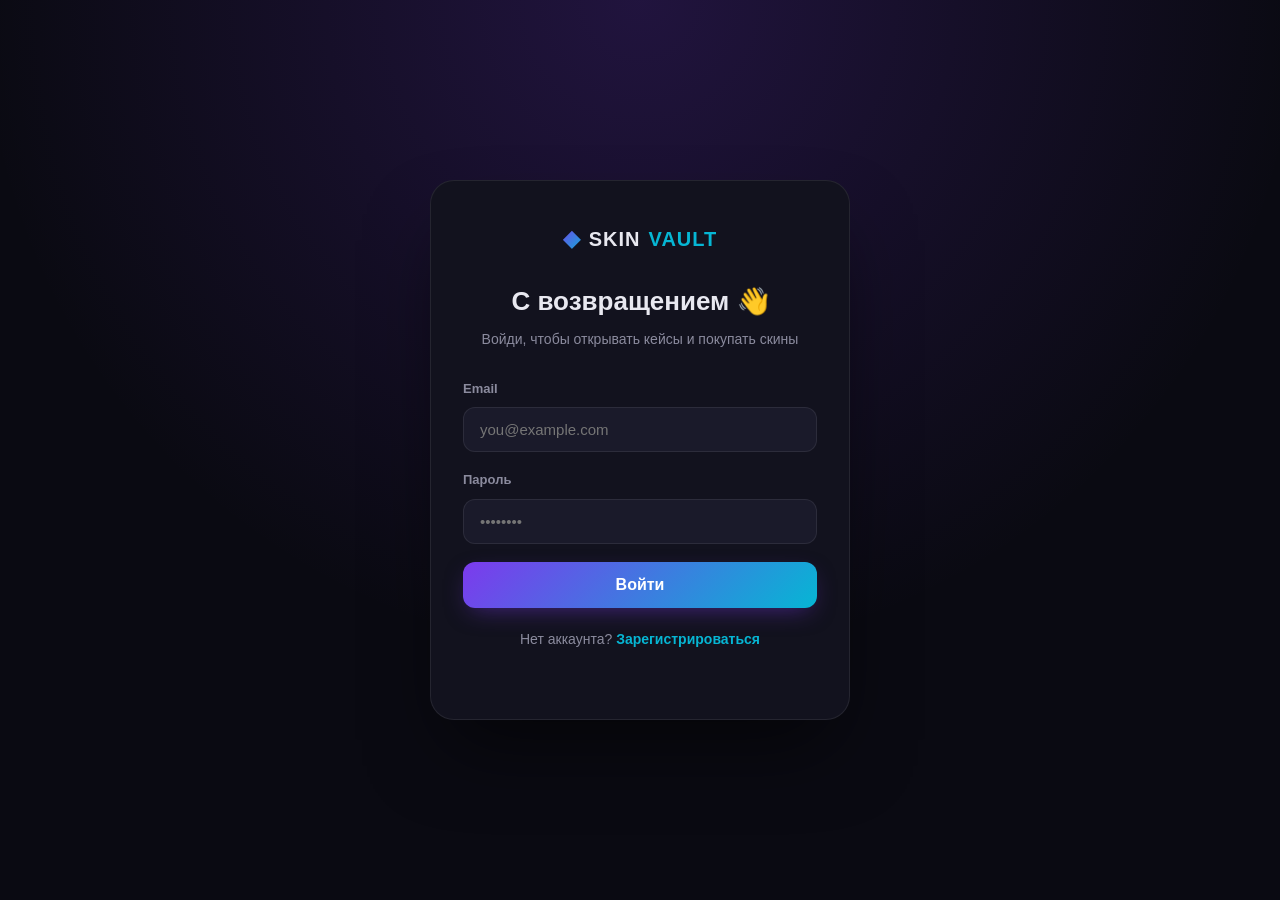
<file: skin_shop/login.html>
<!DOCTYPE html>
<html lang="ru">
<head>
<meta charset="UTF-8">
<title>Вход — SkinVault</title>
<link rel="stylesheet" href="css/style.css">
</head>
<body class="auth-page">
<div class="auth-box">
  <a href="index.html" class="logo center-logo">
    <span class="logo-icon">◆</span> SKIN<span class="accent">VAULT</span>
  </a>
  <h2>С возвращением 👋</h2>
  <p class="muted">Войди, чтобы открывать кейсы и покупать скины</p>

  <form id="loginForm" class="auth-form">
    <label>Email
      <input type="email" name="email" required placeholder="you@example.com">
    </label>
    <label>Пароль
      <input type="password" name="password" required placeholder="••••••••">
    </label>
    <button class="btn btn-primary btn-lg full" type="submit">Войти</button>
  </form>

  <p class="auth-switch">Нет аккаунта? <a href="register.html">Зарегистрироваться</a></p>
</div>
<script src="js/auth.js"></script>
</body>
</html>
</file>
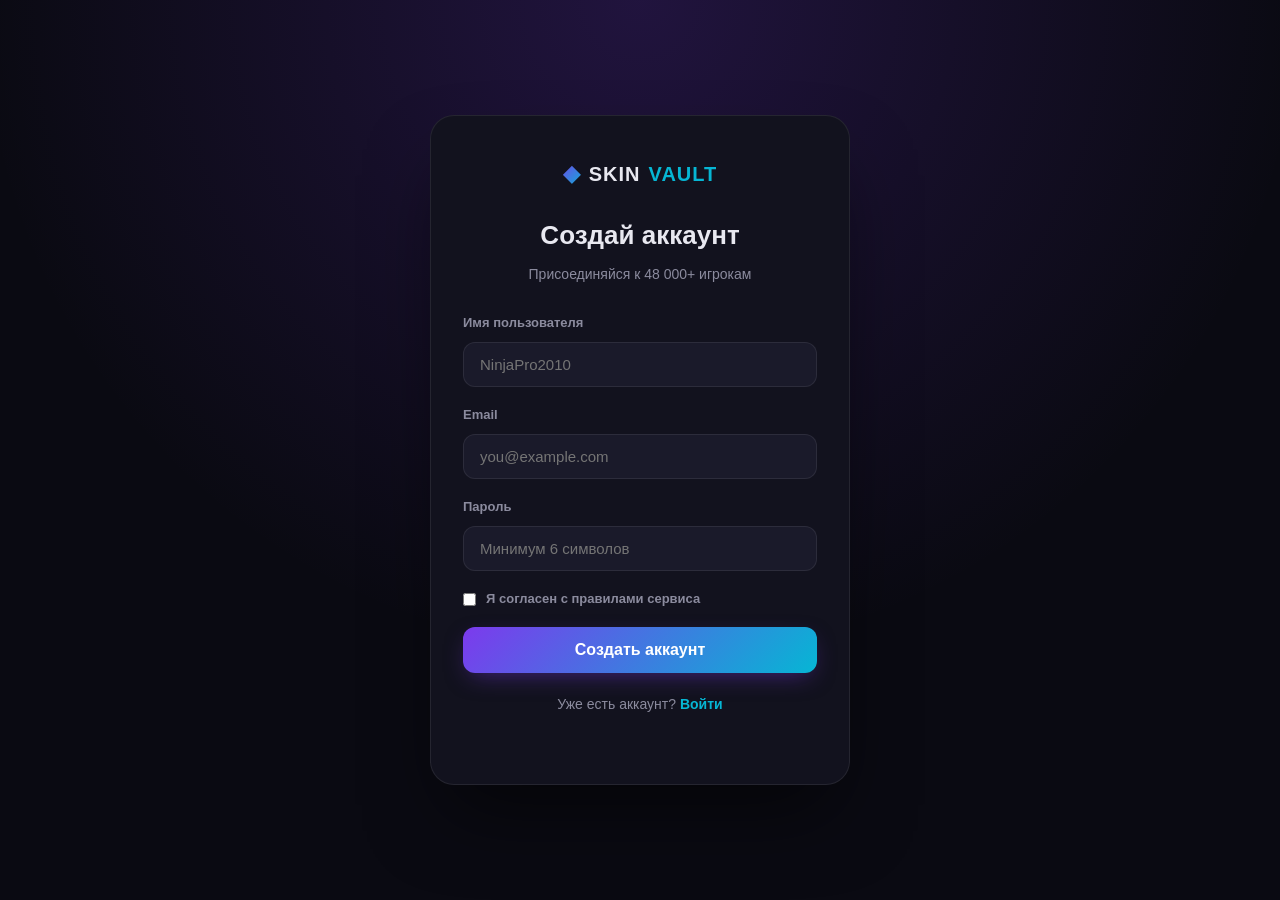
<file: skin_shop/register.html>
<!DOCTYPE html>
<html lang="ru">
<head>
<meta charset="UTF-8">
<title>Регистрация — SkinVault</title>
<link rel="stylesheet" href="css/style.css">
</head>
<body class="auth-page">
<div class="auth-box">
  <a href="index.html" class="logo center-logo">
    <span class="logo-icon">◆</span> SKIN<span class="accent">VAULT</span>
  </a>
  <h2>Создай аккаунт</h2>
  <p class="muted">Присоединяйся к 48 000+ игрокам</p>

  <form id="registerForm" class="auth-form">
    <label>Имя пользователя
      <input type="text" name="username" required placeholder="NinjaPro2010">
    </label>
    <label>Email
      <input type="email" name="email" required placeholder="you@example.com">
    </label>
    <label>Пароль
      <input type="password" name="password" required minlength="6" placeholder="Минимум 6 символов">
    </label>
    <label class="checkbox">
      <input type="checkbox" required> Я согласен с правилами сервиса
    </label>
    <button class="btn btn-primary btn-lg full" type="submit">Создать аккаунт</button>
  </form>

  <p class="auth-switch">Уже есть аккаунт? <a href="login.html">Войти</a></p>
</div>
<script src="js/auth.js"></script>
</body>
</html>
</file>
<file: skin_shop/css/style.css>
/* ============ RESET ============ */
* { margin: 0; padding: 0; box-sizing: border-box; }
html { scroll-behavior: smooth; }
body {
  font-family: 'Inter', sans-serif;
  background: #0a0a12;
  color: #e8e8f0;
  line-height: 1.6;
  overflow-x: hidden;
}
a { color: inherit; text-decoration: none; }
img { max-width: 100%; display: block; }
button { font-family: inherit; cursor: pointer; border: none; }
input, textarea, select { font-family: inherit; }

/* ============ VARIABLES ============ */
:root {
  --bg: #0a0a12;
  --bg-2: #12121e;
  --bg-3: #1a1a2a;
  --border: rgba(255,255,255,0.08);
  --text: #e8e8f0;
  --muted: #8b8b9e;
  --accent: #7c3aed;
  --accent-2: #06b6d4;
  --accent-glow: rgba(124,58,237,0.5);
  --success: #10b981;
  --danger: #ef4444;
  --gradient: linear-gradient(135deg, #7c3aed 0%, #06b6d4 100%);
}

/* ============ UTILITY ============ */
.muted { color: var(--muted); }
.accent { color: var(--accent-2); }
.center { text-align: center; }
.mt-10 { margin-top: 10px; } .mt-30 { margin-top: 30px; } .mt-40 { margin-top: 40px; }
.mb-30 { margin-bottom: 30px; }
.full { width: 100%; }
.hidden { display: none !important; }

.gradient-text {
  background: var(--gradient);
  -webkit-background-clip: text;
  background-clip: text;
  color: transparent;
}

/* ============ BUTTONS ============ */
.btn {
  display: inline-flex;
  align-items: center;
  justify-content: center;
  gap: 8px;
  padding: 10px 20px;
  border-radius: 10px;
  font-weight: 600;
  font-size: 14px;
  transition: all 0.25s ease;
  white-space: nowrap;
}
.btn-primary {
  background: var(--gradient);
  color: #fff;
  box-shadow: 0 8px 24px -8px var(--accent-glow);
}
.btn-primary:hover {
  transform: translateY(-2px);
  box-shadow: 0 12px 32px -8px var(--accent-glow);
}
.btn-outline {
  background: transparent;
  color: var(--text);
  border: 1px solid var(--border);
}
.btn-outline:hover { border-color: var(--accent-2); color: var(--accent-2); }
.btn-ghost { background: transparent; color: var(--muted); }
.btn-ghost:hover { color: var(--text); }
.btn-success { background: var(--success); color: #fff; }
.btn-danger { background: var(--danger); color: #fff; }
.btn-lg { padding: 14px 28px; font-size: 16px; border-radius: 12px; }
.btn-sm { padding: 8px 16px; font-size: 13px; }

/* ============ NAVBAR ============ */
.navbar {
  position: sticky; top: 0; z-index: 100;
  backdrop-filter: blur(20px);
  background: rgba(10,10,18,0.85);
  border-bottom: 1px solid var(--border);
}
.nav-container {
  max-width: 1280px; margin: 0 auto;
  display: flex; align-items: center; justify-content: space-between;
  padding: 16px 24px;
}
.logo {
  font-family: 'Orbitron', sans-serif;
  font-weight: 900;
  font-size: 20px;
  letter-spacing: 1px;
  display: flex; align-items: center; gap: 8px;
}
.logo-icon {
  background: var(--gradient);
  -webkit-background-clip: text;
  background-clip: text;
  color: transparent;
  font-size: 22px;
}
.admin-tag {
  font-size: 10px; padding: 3px 8px; border-radius: 6px;
  background: var(--accent); color: #fff; margin-left: 8px;
  font-family: 'Inter', sans-serif;
}
.nav-links {
  display: flex; gap: 32px;
}
.nav-links a {
  color: var(--muted); font-weight: 500; font-size: 15px;
  transition: color 0.2s;
}
.nav-links a:hover, .nav-links a.active { color: var(--text); }
.nav-auth { display: flex; gap: 10px; align-items: center; }
.user-chip {
  padding: 8px 14px; border-radius: 10px;
  background: var(--bg-3); border: 1px solid var(--border);
  font-size: 14px; font-weight: 600;
}

/* ============ HERO ============ */
.hero {
  position: relative;
  padding: 100px 24px 80px;
  text-align: center;
  overflow: hidden;
}
.hero-bg-glow {
  position: absolute; top: -200px; left: 50%; transform: translateX(-50%);
  width: 800px; height: 800px;
  background: radial-gradient(circle, var(--accent-glow) 0%, transparent 70%);
  filter: blur(60px);
  z-index: 0;
}
.hero-content { position: relative; z-index: 1; max-width: 900px; margin: 0 auto; }
.hero h1 {
  font-family: 'Orbitron', sans-serif;
  font-size: clamp(40px, 6vw, 72px);
  line-height: 1.1;
  font-weight: 900;
  letter-spacing: -1px;
  margin: 20px 0 20px;
}
.hero p { font-size: 18px; color: var(--muted); max-width: 600px; margin: 0 auto 32px; }
.badge {
  display: inline-block;
  padding: 8px 16px; border-radius: 999px;
  background: rgba(124,58,237,0.15);
  border: 1px solid rgba(124,58,237,0.4);
  color: #c4b5fd; font-size: 13px; font-weight: 600;
}
.hero-buttons { display: flex; gap: 14px; justify-content: center; flex-wrap: wrap; }
.hero-stats {
  display: flex; justify-content: center; gap: 60px;
  margin-top: 60px; flex-wrap: wrap;
}
.hero-stats div { display: flex; flex-direction: column; }
.hero-stats strong {
  font-family: 'Orbitron', sans-serif;
  font-size: 32px;
  background: var(--gradient);
  -webkit-background-clip: text; background-clip: text; color: transparent;
}
.hero-stats span { font-size: 13px; color: var(--muted); }

/* ============ SECTIONS ============ */
.section {
  max-width: 1280px; margin: 0 auto;
  padding: 80px 24px;
}
.section-dark {
  max-width: none;
  background: var(--bg-2);
  border-top: 1px solid var(--border);
  border-bottom: 1px solid var(--border);
}
.section-dark > .section-head,
.section-dark > .grid-cases {
  max-width: 1280px; margin-left: auto; margin-right: auto;
}
.section-head {
  display: flex; justify-content: space-between; align-items: flex-end;
  gap: 20px; margin-bottom: 40px; flex-wrap: wrap;
}
.section-head h1, .section-head h2 {
  font-family: 'Orbitron', sans-serif;
  font-size: clamp(28px, 4vw, 44px);
  font-weight: 900;
  letter-spacing: -0.5px;
}
.filters { display: flex; gap: 8px; flex-wrap: wrap; }
.chip {
  padding: 8px 16px; border-radius: 999px;
  background: var(--bg-3); border: 1px solid var(--border);
  color: var(--muted); font-size: 13px; font-weight: 600;
  transition: all 0.2s;
}
.chip.active, .chip:hover {
  background: var(--gradient); color: #fff; border-color: transparent;
}

/* ============ SKIN CARDS ============ */
.grid-skins {
  display: grid;
  grid-template-columns: repeat(auto-fill, minmax(280px, 1fr));
  gap: 24px;
}
.skin-card {
  background: var(--bg-2);
  border: 1px solid var(--border);
  border-radius: 20px;
  overflow: hidden;
  transition: all 0.35s ease;
}
.skin-card:hover {
  transform: translateY(-8px);
  border-color: rgba(124,58,237,0.5);
  box-shadow: 0 20px 50px -20px var(--accent-glow);
}
.skin-img {
  aspect-ratio: 1;
  background: var(--bg-3) center/cover no-repeat;
  position: relative;
  overflow: hidden;
}
.skin-img::after {
  content: '';
  position: absolute; inset: 0;
  background: linear-gradient(to top, rgba(10,10,18,0.8) 0%, transparent 50%);
}
.tag {
  position: absolute; top: 14px; left: 14px;
  padding: 6px 12px; border-radius: 8px;
  font-size: 11px; font-weight: 800;
  letter-spacing: 1px;
  z-index: 2;
}
.tag.legendary { background: linear-gradient(135deg,#f59e0b,#ef4444); color: #fff; }
.tag.epic { background: linear-gradient(135deg,#7c3aed,#a855f7); color: #fff; }
.tag.rare { background: linear-gradient(135deg,#06b6d4,#3b82f6); color: #fff; }
.tag.soon { background: var(--bg-3); color: var(--muted); border: 1px solid var(--border); }

.skin-info { padding: 20px; }
.skin-info h3 {
  font-size: 18px; font-weight: 700; margin-bottom: 4px;
}
.skin-info p { font-size: 13px; margin-bottom: 16px; }
.skin-footer {
  display: flex; justify-content: space-between; align-items: center;
}
.price { font-family: 'Orbitron', sans-serif; font-weight: 700; font-size: 16px; }

.skin-card.coming-soon { opacity: 0.7; }
.skin-img.placeholder {
  display: flex; align-items: center; justify-content: center;
  background: repeating-linear-gradient(45deg, #1a1a2a, #1a1a2a 10px, #12121e 10px, #12121e 20px);
}
.soon-icon {
  font-family: 'Orbitron', sans-serif;
  font-size: 72px; font-weight: 900;
  color: rgba(255,255,255,0.1);
  z-index: 2;
}

/* ============ CASES ============ */
.grid-cases {
  display: grid;
  grid-template-columns: repeat(auto-fit, minmax(260px, 1fr));
  gap: 24px;
}
.case-card {
  position: relative;
  background: var(--bg-3);
  border: 1px solid var(--border);
  border-radius: 24px;
  padding: 40px 24px;
  text-align: center;
  overflow: hidden;
  transition: transform 0.3s;
}
.case-card:hover { transform: translateY(-6px); }
.case-glow {
  position: absolute; inset: -50%;
  background: radial-gradient(circle, var(--accent-glow), transparent 60%);
  opacity: 0.3; pointer-events: none;
}
.case-card.premium .case-glow { background: radial-gradient(circle, rgba(6,182,212,0.4), transparent 60%); }
.case-card.legendary .case-glow { background: radial-gradient(circle, rgba(245,158,11,0.4), transparent 60%); }
.case-icon { font-size: 56px; margin-bottom: 12px; }
.case-card h3 { font-family: 'Orbitron', sans-serif; font-size: 20px; margin-bottom: 6px; }
.case-card .price { display: block; font-size: 22px; margin: 16px 0; color: var(--accent-2); }
.case-card .btn { position: relative; z-index: 1; }

/* ============ AUTH ============ */
.auth-page {
  min-height: 100vh;
  display: flex; align-items: center; justify-content: center;
  padding: 24px;
  background: radial-gradient(circle at 50% 0%, rgba(124,58,237,0.2) 0%, transparent 60%), var(--bg);
}
.auth-box {
  width: 100%; max-width: 420px;
  background: var(--bg-2);
  border: 1px solid var(--border);
  border-radius: 24px;
  padding: 40px 32px;
  box-shadow: 0 40px 80px -20px rgba(0,0,0,0.6);
}
.center-logo { justify-content: center; margin-bottom: 24px; }
.auth-box h2 { font-family: 'Orbitron', sans-serif; font-size: 26px; margin-bottom: 6px; text-align: center; }
.auth-box > p { text-align: center; font-size: 14px; margin-bottom: 28px; }
.auth-form label {
  display: block; margin-bottom: 18px;
  font-size: 13px; font-weight: 600; color: var(--muted);
}
.auth-form input {
  width: 100%; margin-top: 8px;
  padding: 13px 16px;
  background: var(--bg-3);
  border: 1px solid var(--border);
  border-radius: 12px;
  color: var(--text);
  font-size: 15px;
  transition: border 0.2s;
}
.auth-form input:focus {
  outline: none; border-color: var(--accent);
  box-shadow: 0 0 0 3px rgba(124,58,237,0.2);
}
.auth-form .checkbox {
  display: flex; align-items: center; gap: 10px;
  font-size: 13px; color: var(--muted);
}
.auth-form .checkbox input { width: auto; margin: 0; }
.auth-switch { font-size: 14px; color: var(--muted); text-align: center; margin-top: 20px; }
.auth-switch a { color: var(--accent-2); font-weight: 600; }

/* ============ DASHBOARD ============ */
.dash-grid {
  display: grid;
  grid-template-columns: 240px 1fr;
  gap: 32px;
}
.dash-menu {
  display: flex; flex-direction: column; gap: 4px;
  background: var(--bg-2);
  border: 1px solid var(--border);
  border-radius: 20px;
  padding: 16px;
  height: fit-content;
  position: sticky; top: 100px;
}
.dash-menu a {
  padding: 12px 16px; border-radius: 12px;
  color: var(--muted); font-weight: 600; font-size: 14px;
  transition: all 0.2s;
}
.dash-menu a:hover { background: var(--bg-3); color: var(--text); }
.dash-menu a.active { background: var(--gradient); color: #fff; }

.stat-row {
  display: grid;
  grid-template-columns: repeat(auto-fit, minmax(180px, 1fr));
  gap: 16px;
}
.stat-card {
  background: var(--bg-2);
  border: 1px solid var(--border);
  border-radius: 16px;
  padding: 24px;
  display: flex; flex-direction: column; gap: 8px;
}
.stat-card span { font-size: 13px; }
.stat-card strong {
  font-family: 'Orbitron', sans-serif;
  font-size: 28px; font-weight: 900;
}

/* ============ LIST ============ */
.list { display: flex; flex-direction: column; gap: 10px; margin-top: 16px; }
.list-item {
  display: flex; align-items: center; gap: 16px;
  padding: 16px;
  background: var(--bg-2);
  border: 1px solid var(--border);
  border-radius: 16px;
  transition: border 0.2s;
}
.list-item:hover { border-color: rgba(124,58,237,0.4); }
.list-thumb {
  width: 56px; height: 56px; border-radius: 12px;
  background: var(--bg-3) center/cover;
  flex-shrink: 0;
  display: flex; align-items: center; justify-content: center;
  font-size: 22px;
}
.list-thumb.avatar {
  background: var(--gradient); color: #fff;
  font-family: 'Orbitron', sans-serif; font-weight: 900;
}
.list-thumb.blog-thumb { background: var(--bg-3); }
.list-info { flex: 1; display: flex; flex-direction: column; }
.list-info strong { font-size: 15px; }
.list-info .muted { font-size: 13px; }
.actions { display: flex; gap: 8px; }

/* ============ TABS ============ */
.tabs {
  display: flex; gap: 8px; margin-bottom: 28px;
  border-bottom: 1px solid var(--border);
  padding-bottom: 0;
}
.tab {
  padding: 12px 20px;
  background: transparent; color: var(--muted);
  font-weight: 600; font-size: 14px;
  border-bottom: 2px solid transparent;
  transition: all 0.2s;
}
.tab:hover { color: var(--text); }
.tab.active { color: var(--accent-2); border-bottom-color: var(--accent-2); }
.tab-content { display: none; }
.tab-content.active { display: block; }

/* ============ UPLOAD FORM ============ */
.upload-form {
  max-width: 640px;
  display: flex; flex-direction: column; gap: 18px;
}
.upload-form label {
  display: block; font-size: 13px; font-weight: 600; color: var(--muted);
}
.upload-form input, .upload-form textarea, .upload-form select {
  width: 100%; margin-top: 8px;
  padding: 13px 16px;
  background: var(--bg-2);
  border: 1px solid var(--border);
  border-radius: 12px;
  color: var(--text);
  font-size: 15px;
  resize: vertical;
}
.upload-form input:focus, .upload-form textarea:focus, .upload-form select:focus {
  outline: none; border-color: var(--accent);
}
.file-drop {
  position: relative;
  border: 2px dashed var(--border);
  border-radius: 16px;
  padding: 32px;
  text-align: center;
  cursor: pointer;
  transition: all 0.2s;
  color: var(--muted);
}
.file-drop:hover { border-color: var(--accent); color: var(--accent-2); }
.file-drop input { display: none; }

/* ============ BLOG ============ */
.grid-blog {
  display: grid;
  grid-template-columns: repeat(auto-fill, minmax(320px, 1fr));
  gap: 24px;
}
.blog-card {
  background: var(--bg-2);
  border: 1px solid var(--border);
  border-radius: 20px;
  overflow: hidden;
  transition: all 0.3s;
  cursor: pointer;
}
.blog-card:hover {
  transform: translateY(-6px);
  border-color: rgba(124,58,237,0.5);
  box-shadow: 0 20px 40px -20px var(--accent-glow);
}
.blog-cover {
  aspect-ratio: 16/9;
  background: var(--bg-3) center/cover;
}
.blog-body { padding: 22px; }
.blog-body .tag { position: static; display: inline-block; margin-bottom: 12px; }
.blog-body h3 { font-size: 18px; margin-bottom: 8px; line-height: 1.3; }
.blog-body p { font-size: 14px; margin-bottom: 16px; }
.blog-meta {
  display: flex; gap: 16px;
  font-size: 12px; color: var(--muted);
  padding-top: 12px; border-top: 1px solid var(--border);
}

/* ============ FOOTER ============ */
.footer {
  background: var(--bg-2);
  border-top: 1px solid var(--border);
  padding: 60px 24px 30px;
  margin-top: 80px;
}
.footer-grid {
  max-width: 1280px; margin: 0 auto;
  display: grid;
  grid-template-columns: 2fr 1fr 1fr 1fr;
  gap: 40px;
}
.footer h4 { font-family: 'Orbitron', sans-serif; font-size: 14px; margin-bottom: 16px; }
.footer-grid a {
  display: block; color: var(--muted); font-size: 14px;
  margin-bottom: 10px; transition: color 0.2s;
}
.footer-grid a:hover { color: var(--accent-2); }
.footer-bottom {
  max-width: 1280px; margin: 40px auto 0;
  padding-top: 24px;
  border-top: 1px solid var(--border);
  text-align: center;
  font-size: 13px; color: var(--muted);
}

/* ============ BADGES ============ */
.badge-role {
  padding: 6px 12px; border-radius: 8px;
  font-size: 11px; font-weight: 800; letter-spacing: 1px;
}
.badge-role.user { background: var(--bg-3); color: var(--muted); }
.badge-role.admin { background: var(--gradient); color: #fff; }

/* ============ RESPONSIVE ============ */
@media (max-width: 900px) {
  .nav-links { display: none; }
  .dash-grid { grid-template-columns: 1fr; }
  .dash-menu { position: static; flex-direction: row; overflow-x: auto; }
  .footer-grid { grid-template-columns: 1fr 1fr; }
  .hero-stats { gap: 30px; }
}
@media (max-width: 600px) {
  .section { padding: 50px 16px; }
  .hero { padding: 60px 16px; }
  .section-head { flex-direction: column; align-items: flex-start; }
  .footer-grid { grid-template-columns: 1fr; }
  .list-item { flex-wrap: wrap; }
  .actions { width: 100%; }
}

/* ============ DASHBOARD TABS ============ */
.dash-tab { cursor: pointer; }
.dash-pane { display: none; animation: fadeIn 0.3s ease; }
.dash-pane.active { display: block; }

/* ============ BALANCE ============ */
.balance-card {
  background: var(--bg-2);
  border: 1px solid var(--border);
  border-radius: 20px;
  padding: 32px;
  display: flex; flex-direction: column; gap: 8px;
}
.balance-card strong {
  font-family: 'Unbounded', sans-serif;
  font-size: 42px; font-weight: 900;
}
.topup-row {
  display: grid;
  grid-template-columns: repeat(auto-fit, minmax(140px, 1fr));
  gap: 12px;
}
.topup-btn {
  padding: 18px;
  background: var(--bg-2);
  border: 1px solid var(--border);
  border-radius: 14px;
  color: var(--text);
  font-weight: 700;
  font-size: 16px;
  transition: all 0.2s;
}
.topup-btn:hover {
  border-color: var(--accent-2);
  color: var(--accent-2);
  transform: translateY(-2px);
}

/* ============ POST FORM ============ */
.post-form {
  background: var(--bg-2);
  border: 1px solid var(--border);
  border-radius: 20px;
  padding: 32px;
  margin-top: 24px;
  animation: fadeIn 0.3s ease;
}

/* ============ LOGO MARK ============ */
.logo-mark {
  display: inline-flex;
  align-items: center; justify-content: center;
  width: 28px; height: 28px;
  background: linear-gradient(135deg, #7c3aed, #06b6d4);
  border-radius: 8px;
  font-size: 16px;
  color: #fff;
}
</file>
